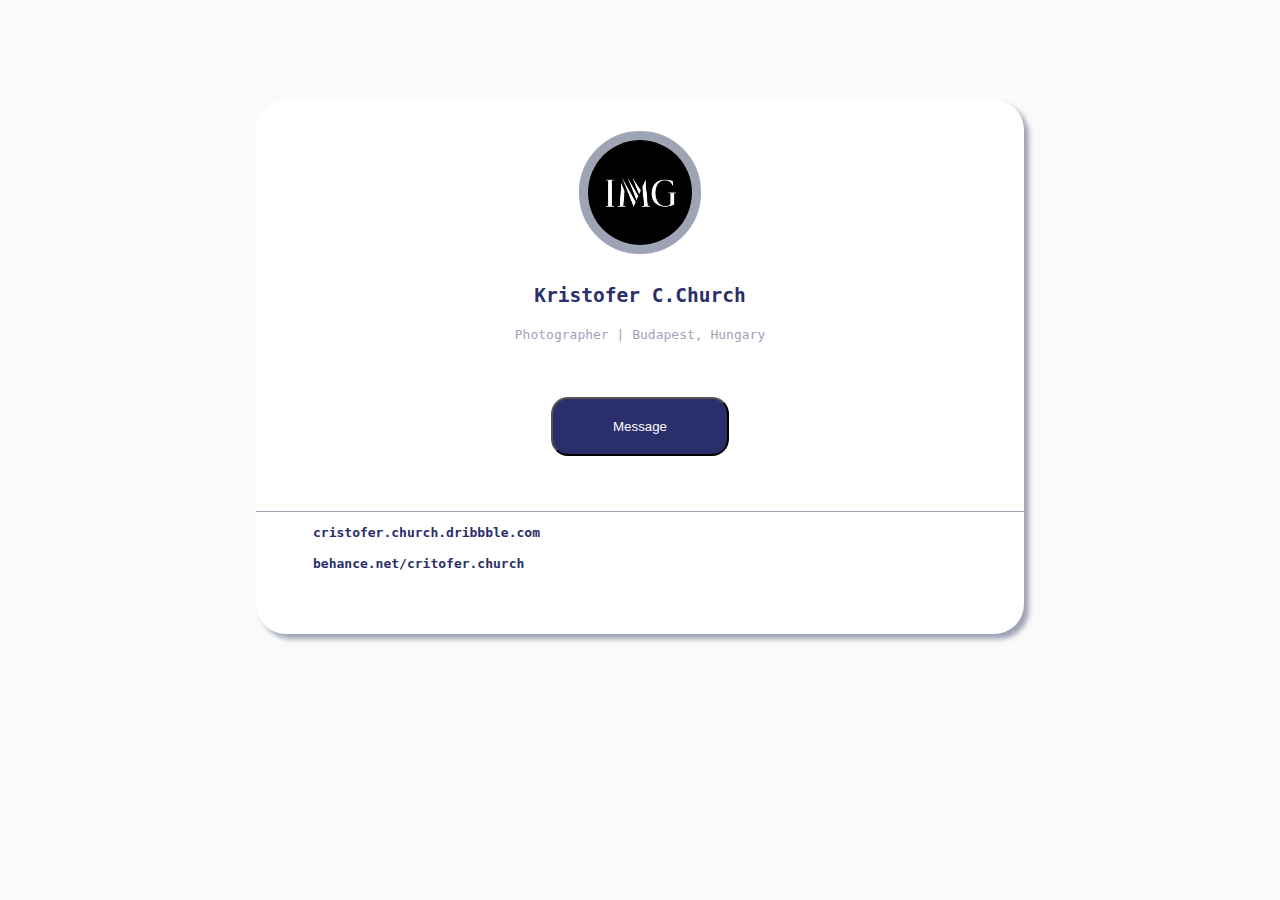
<file: Extra/Profile Card/index.html>
<!DOCTYPE html>
<html lang="en">
<head>
    <meta charset="UTF-8">
    <meta http-equiv="X-UA-Compatible" content="IE=edge">
    <meta name="viewport" content="width=device-width, initial-scale=1.0">
    <title>Profile Card</title>
    <link rel="stylesheet" href="css/style.css">
    <link rel="stylesheet" href="https://use.fontawesome.com/releases/v5.15.4/css/all.css" integrity="sha384-DyZ88mC6Up2uqS4h/KRgHuoeGwBcD4Ng9SiP4dIRy0EXTlnuz47vAwmeGwVChigm" crossorigin="anonymous">
</head>
<body>
    <div class="profile-container">
        <div class="profile-card">
            <div class="profile-icon">
                <i class="fas fa-cog"></i>
            </div>
            <div class="profile-img">
                <img src="img/endir.png" alt="">
            </div>
            <div class="profile-text">
                <h2>Kristofer C.Church</h2>
                <p>Photographer | Budapest, Hungary</p>
                <div class="btn">
                    <button >Message</button>
                </div> 
            </div>
            <div class="profile-social">
                <a href="#"><i class="fab fa-dribbble dribble"></i><b>cristofer.church.dribbble.com</b></a> <br>
                <a href="#"><i class="fab fa-behance behance"></i><b> behance.net/critofer.church</b></a>
            </div>

        </div>
    </div>
</body>
</html>
</file>
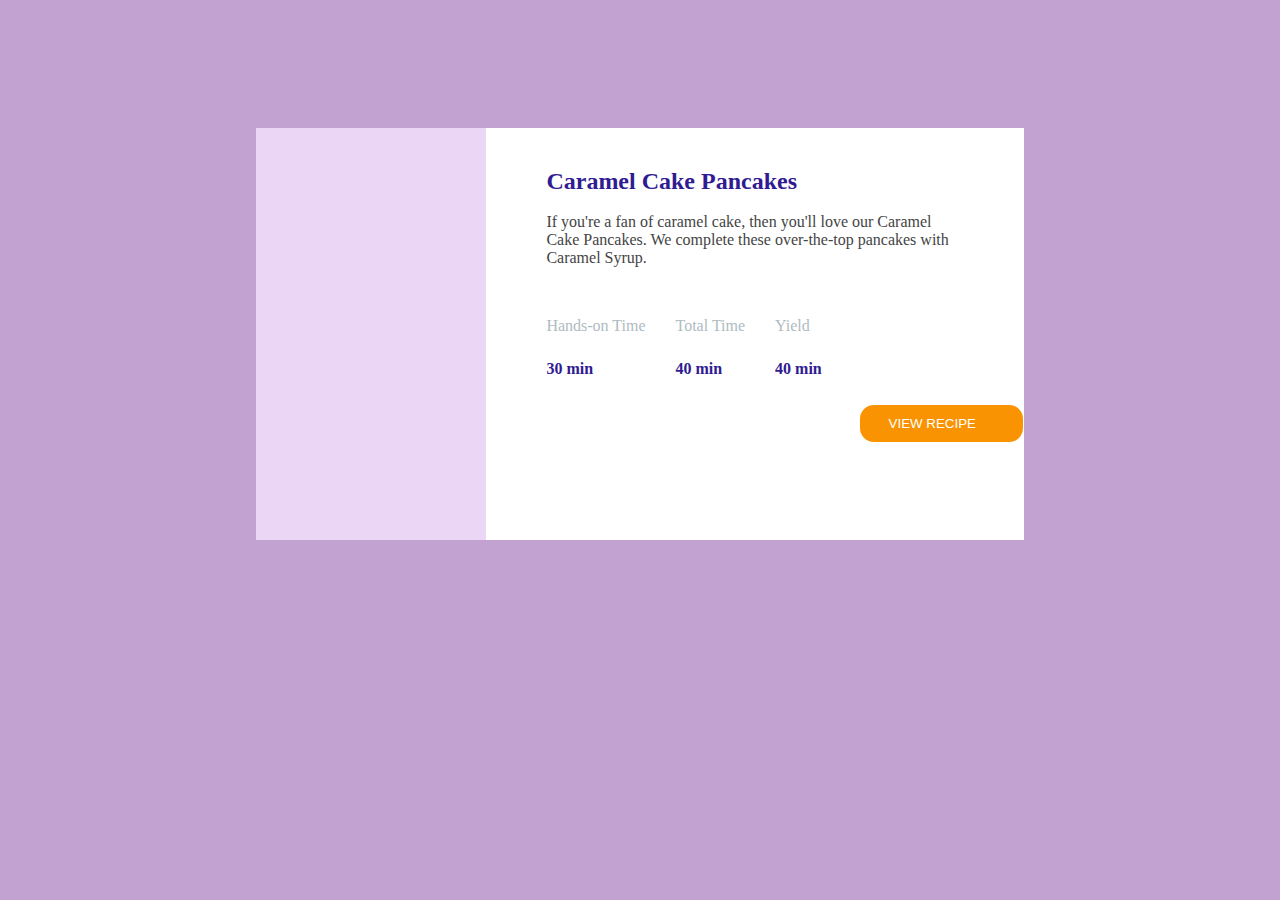
<file: Extra/Recipe Card/index.html>
<!DOCTYPE html>
<html lang="en">
<head>
    <meta charset="UTF-8">
    <meta http-equiv="X-UA-Compatible" content="IE=edge">
    <meta name="viewport" content="width=device-width, initial-scale=1.0">
    <title>Recept</title>
    <link rel="stylesheet" href="sass/style.css">
    <link rel="stylesheet" href="https://use.fontawesome.com/releases/v5.15.4/css/all.css" integrity="sha384-DyZ88mC6Up2uqS4h/KRgHuoeGwBcD4Ng9SiP4dIRy0EXTlnuz47vAwmeGwVChigm" crossorigin="anonymous">
</head>
<body>
    <div class="container">
        <div class="recept-body d-flex">
            <div class="recept-img">

            </div>
            <div class="recept-text">
                <h2>Caramel Cake Pancakes</h2>
                <i class="fas fa-star"></i><i class="fas fa-star"></i><i class="fas fa-star"></i><i class="fas fa-star"></i><i class="fas fa-star"></i>
                <p class="recept-main">
                    If you're a fan of caramel cake, then you'll love our Caramel Cake Pancakes. We complete these over-the-top pancakes with Caramel Syrup.
                </p>
                <div class="cake-time d-flex">
                    <div class="hand-time">
                        <p class="t-head">Hands-on Time</p>
                        <p class="t-body">30 min</p>
                    </div>
                    <div class="total-time">
                        <p class="t-head">Total Time</p>
                        <p class="t-body">40 min</p>
                    </div>
                    <div class="yield-time">
                        <p class="t-head">Yield</p>
                        <p class="t-body">40 min</p>
                    </div>
                </div>
                <button>VIEW RECIPE <i class="fas fa-arrow-right"></i></button>
            </div>
        </div>
    </div>
</body>
</html>
</file>
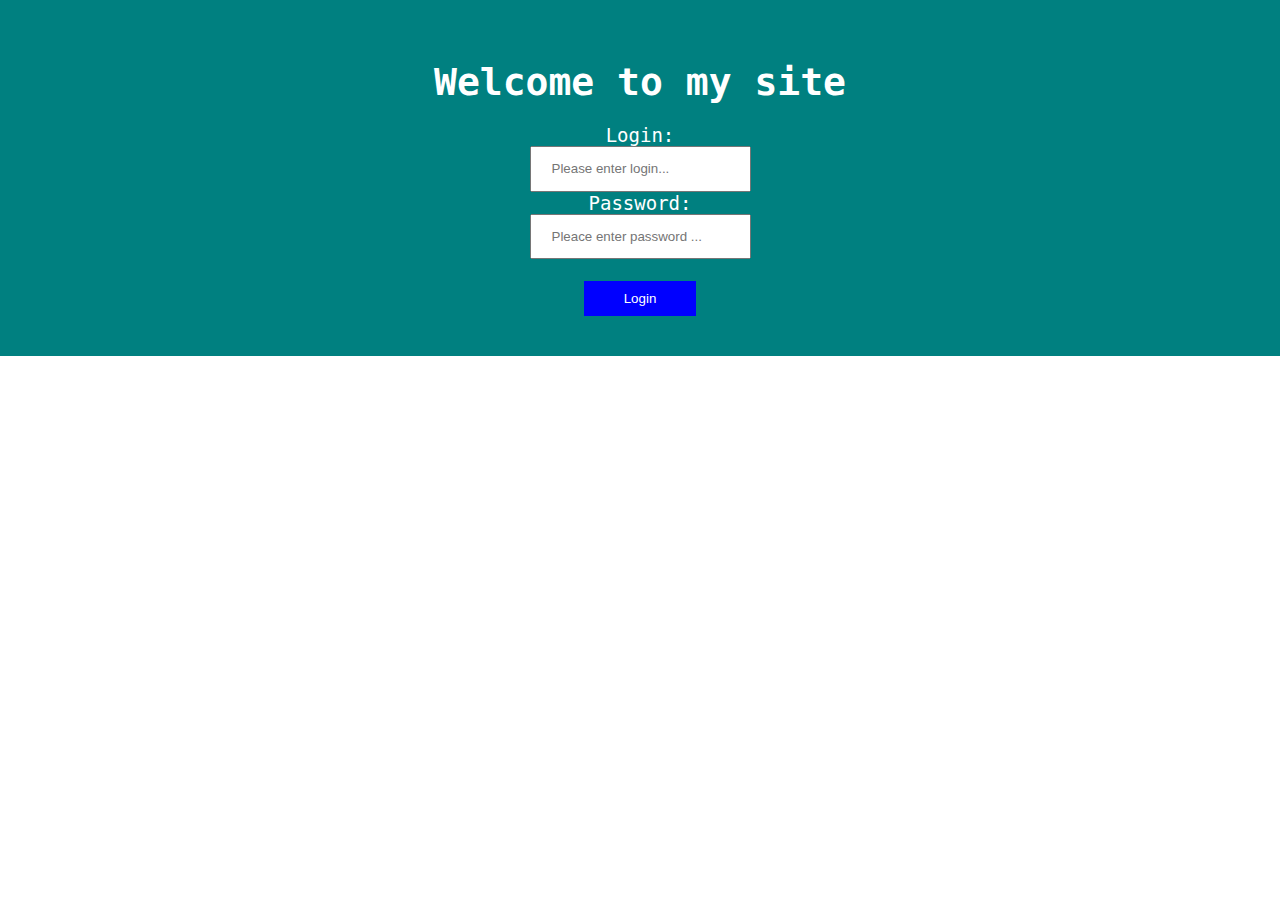
<file: Extra/sass-learn/index.html>
<!DOCTYPE html>
<html lang="en">

<head>
    <meta charset="UTF-8">
    <meta http-equiv="X-UA-Compatible" content="IE=edge">
    <meta name="viewport" content="width=device-width, initial-scale=1.0">
    <title>Login Page</title>
    <link rel="stylesheet" href="sass/style.css">
</head>

<body>
    <div class="container">
        <h1>Welcome to my site</h1>
        <form action="">
            <label for="login">Login:</label><br>
            <input type="text" id="login" name="login" placeholder="Please enter login..."><br>
            <label for="password">Password:</label><br>
            <input type="pass" id="password" name="pasww" placeholder="Pleace enter password ..."><br><br>
            <input type="submit" value="Login">
        </form>
    </div>
</body>

</html>
</file>
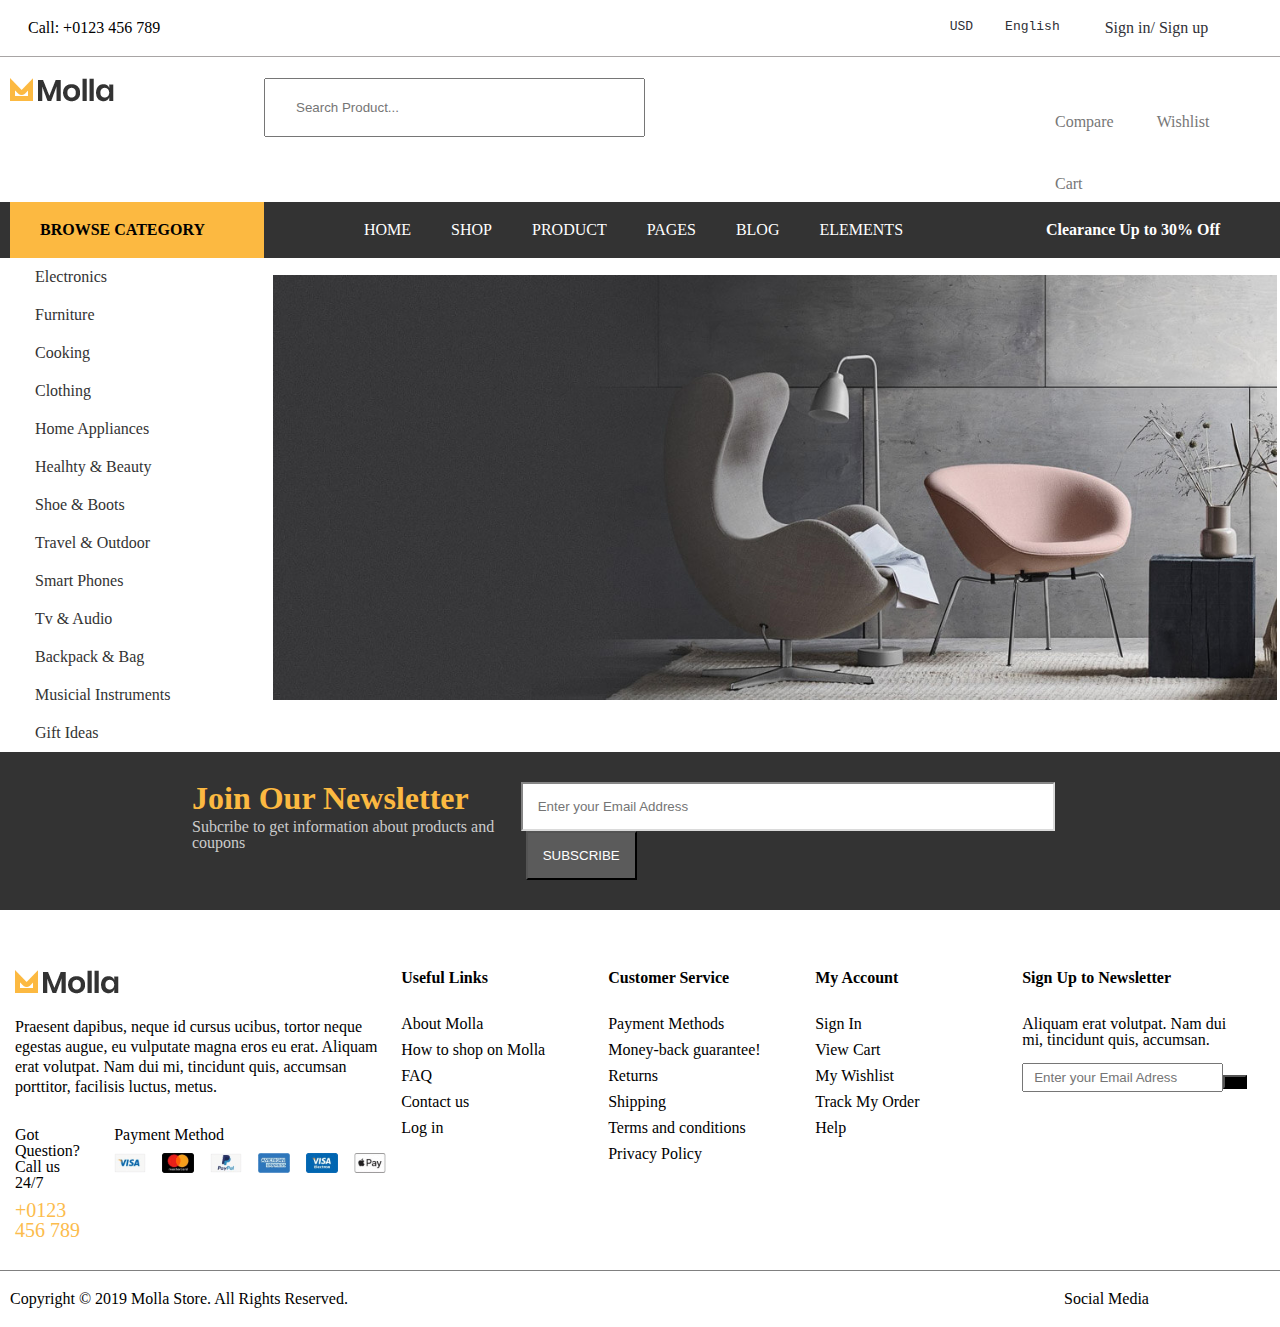
<file: UI/molla eccomerce site/index.html>
<!DOCTYPE html>
<html lang="en">

<head>
    <meta charset="UTF-8">
    <meta http-equiv="X-UA-Compatible" content="IE=edge">
    <meta name="viewport" content="width=device-width, initial-scale=1.0">
    <title>Molla Ecommerce site</title>
    <link rel="stylesheet" href="css/style.css">
    <link rel="stylesheet" href="https://use.fontawesome.com/releases/v5.15.4/css/all.css"
        integrity="sha384-DyZ88mC6Up2uqS4h/KRgHuoeGwBcD4Ng9SiP4dIRy0EXTlnuz47vAwmeGwVChigm" crossorigin="anonymous">
</head>

<body>
    <header>
        <div class="header-top d-flex">
            <div class="header-top-left-item">
                <div class="head-top-call">
                    <i class="fas fa-phone-alt"><span> Call: +0123 456 789</span></i>
                </div>
            </div>
            <div class="header-top-right-item d-flex">
                <div class="head-currency-dropdown">
                    <nav role="navigation">
                        <ul>
                            <li><a href="#" aria-haspopup="true">USD <i class="fas fa-angle-down"></i> </a>
                                <ul class="dropdown" aria-label="submenu">
                                    <li><a href="#">EURO</a></li>
                                    <li><a href="#">USD</a></li>
                                </ul>
                            </li>
                        </ul>
                    </nav>
                </div>
                <div class="head-language-dropdown">
                    <nav role="navigation">
                        <ul>
                            <li><a href="#" aria-haspopup="true">English <i class="fas fa-angle-down"></i> </a>
                                <ul class="dropdown" aria-label="submenu">
                                    <li><a href="#">ENGLISH</a></li>
                                    <li><a href="#">FRANCHIS</a></li>
                                    <li><a href="#">SPANISH</a></li>
                                </ul>
                            </li>
                        </ul>
                    </nav>
                </div>
                <div class="head-login">
                    <a href="#">Sign in/ Sign up</a>
                </div>
            </div>
        </div>
        <div class="header d-flex">
            <div class="header-logo">
                <img src="img/logo.png" alt="">
            </div>
            <div class="header-seachbar">
                <input type="search" placeholder="Search Product..."><a href="#"></a>
            </div>
            <div class="header-right-item">
                <div class="compare-dropdown">
                    <div>
                        <ul>
                            <li><i class="fas fa-random"></i><p>Compare</p></li>
                            <li><i class="far fa-heart"></i><p>Wishlist</p></li>
                            <li><i class="fas fa-shopping-cart"></i><p>Cart</p></li>
                        </ul>
                    </div>

                </div>
            </div>
        </div>
    </header>
    <nav>
        <div class="navbar d-flex">
            <div class="browse-category d-flex">
                <i class="fas fa-bars"></i>
                <h1>BROWSE CATEGORY</h1>
            </div>
            <div class="nav-bar">
                <ul class="nav-items d-flex">
                    <li><a href="#">HOME</a> <i class="fas fa-angle-down"></i> </li>
                    <li><a href="#">SHOP</a> <i class="fas fa-angle-down"></i> </li>
                    <li><a href="#">PRODUCT</a> <i class="fas fa-angle-down"></i> </li>
                    <li><a href="#">PAGES</a> <i class="fas fa-angle-down"></i> </li>
                    <li><a href="#">BLOG</a> <i class="fas fa-angle-down"></i> </li>
                    <li><a href="#">ELEMENTS</a> <i class="fas fa-angle-down"></i> </li>
                </ul>
            </div>
            <div class="campany d-flex">
                <i class="far fa-lightbulb"></i>
                <p>Clearance Up to 30% Off</p>
            </div>
        </div>
    </nav>
    <section class="section-one d-flex">
        <div class="browse-category-item">
            <ul>
                <li>
                    <a href="#"><i class="fas fa-laptop"></i>Electronics</a>
                </li>
                <li>
                    <a href="#"><i class="fas fa-couch"></i>Furniture</a>
                </li>
                <li>
                    <a href="#"><i class="fas fa-concierge-bell"></i>Cooking</a>
                </li>
                <li>
                    <a href="#"><i class="fas fa-tshirt"></i>Clothing</a>
                </li>
                <li>
                    <a href="#"><i class="fas fa-blender"></i>Home Appliances</a>
                </li>
                <li>
                    <a href="#"><i class="fas fa-heartbeat"></i>Healhty & Beauty</a>
                </li>
                <li>
                    <a href="#"><i class="fas fa-shoe-prints"></i>Shoe & Boots</a>
                </li>
                <li>
                    <a href="#"><i class="fas fa-map-signs"></i>Travel & Outdoor</a>
                </li>
                <li>
                    <a href="#"><i class="fas fa-mobile-alt"></i>Smart Phones</a>
                </li>
                <li>
                    <a href="#"><i class="fas fa-tv"></i>Tv & Audio</a>
                </li>
                <li>
                    <a href="#"><i class="fas fa-shopping-bag"></i>Backpack & Bag</a>
                </li>
                <li>
                    <a href="#"><i class="fas fa-music"></i>Musicial Instruments</a>
                </li>
                <li>
                    <a href="#"><i class="fas fa-gift"></i>Gift Ideas</a>
                </li>
            </ul>
        </div>
        <div class="slidebar">
            <img src="img/slide-1.jpg" alt="">
        </div>
    </section>
    <section class="section-join-nsl">
        <div class="newsletter">
            <div class="newsletter-container d-flex">
                <div class="newsletter-text">
                    <h3>Join Our Newsletter
                    </h3>
                    <p>
                        Subcribe to get information about products and coupons
                    </p>
                </div>
                <div class="newsletter-email">
                    <input type="email" placeholder="Enter your Email Address"><button>SUBSCRIBE</button>
                </div>
            </div>
        </div>
    </section>
    <footer>
        <div class="footer-content d-flex">
            <div class="footer-base">
                <img src="img/logo.png" alt="logo">
                <p>Praesent dapibus, neque id cursus ucibus, tortor neque egestas augue, eu vulputate magna eros eu erat. Aliquam erat volutpat. Nam dui mi, tincidunt quis, accumsan porttitor, facilisis luctus, metus.
                </p>
                <div class="question-pay d-flex">
                    <div class="question">
                        <span>Got Question? Call us <br> 24/7 <br>
                            <span class="tel">+0123 456 789</span>
                        </span> 
                    </div>
                    <div class="pay">
                        <span>Payment Method
                        </span>
                        <img src="img/payments.png" alt="payments method">
                    </div>
                </div>
            </div>
            <div class="footer-useful">
                <h3>Useful Links</h3>
                <ul>
                    <li><a href="#">About Molla</a></li>
                    <li><a href="#">How to shop on Molla</a></li>
                    <li><a href="#">FAQ</a></li>
                    <li><a href="#">Contact us</a></li>
                    <li><a href="#">Log in</a></li>
                </ul>
            </div>
            <div class="footer-customer">
                <h3>Customer Service</h3>
                <ul>
                    <li><a href="#">Payment Methods</a></li>
                    <li><a href="#">Money-back guarantee!</a></li>
                    <li><a href="#">Returns</a></li>
                    <li><a href="#">Shipping</a></li>
                    <li><a href="#">Terms and conditions</a></li>
                    <li><a href="#">Privacy Policy</a></li>
                </ul>
            </div>
            <div class="footer-account">
                <h3>My Account</h3>
                <ul>
                    <li><a href="#">Sign In</a></li>
                    <li><a href="#">View Cart</a></li>
                    <li><a href="#">My Wishlist</a></li>
                    <li><a href="#">Track My Order</a></li>
                    <li><a href="#">Help</a></li>
                </ul>
            </div>
            <div class="footer-newsletter">
                <h3>Sign Up to Newsletter</h3>
                <p>
                    Aliquam erat volutpat. Nam dui <br> mi, tincidunt quis, accumsan.
                </p>
                <input type="email" placeholder="Enter your Email Adress"><button><i class="fas fa-arrow-right"></i></button>
            </div>
        </div>
    </footer>
    <div class="footer-bootom d-flex">
        <div class="left-item">Copyright © 2019 Molla Store. All Rights Reserved.</div>
        <div class="right-item">
            <span>Social Media
            </span>
            <i class="fab fa-facebook-f"></i>
            <i class="fab fa-twitter"></i>
            <i class="fab fa-instagram"></i>
            <i class="fab fa-youtube"></i>
            <i class="fab fa-pinterest"></i>
        </div>
    </div>
</body>

</html>
</file>
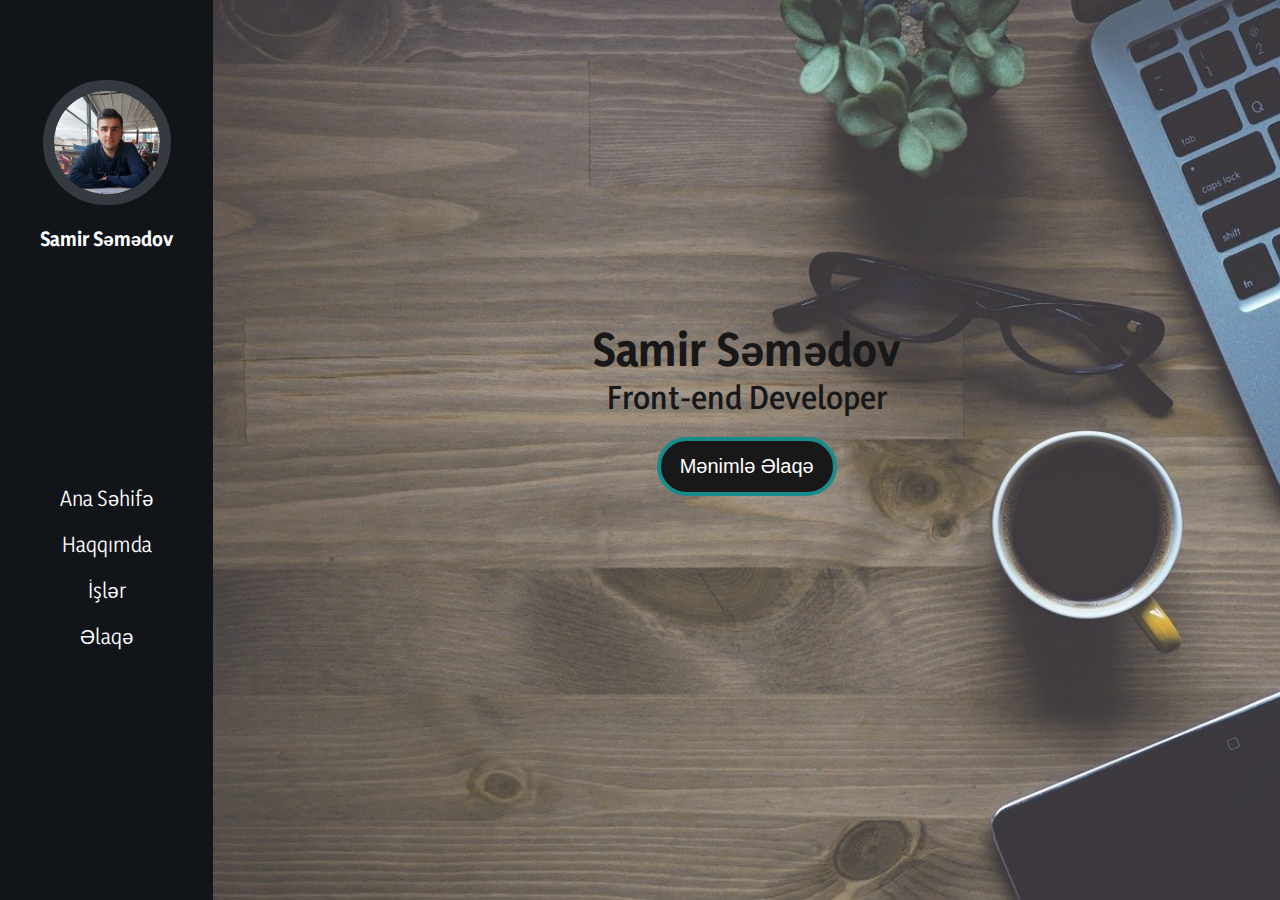
<file: UI/my-portfolio/index.html>
<!DOCTYPE html>
<html lang="en">

<head>
    <meta charset="UTF-8">
    <meta http-equiv="X-UA-Compatible" content="IE=edge">
    <meta name="viewport" content="width=device-width, initial-scale=1.0">
    <title>My Portfolio</title>
    <link rel="stylesheet" href="css/index.css">
    <link rel="stylesheet" href="https://use.fontawesome.com/releases/v5.15.4/css/all.css"
    integrity="sha384-DyZ88mC6Up2uqS4h/KRgHuoeGwBcD4Ng9SiP4dIRy0EXTlnuz47vAwmeGwVChigm" crossorigin="anonymous">
</head>

<body>
    <header>
        <div class="head d-flex">
            <div class="col-2 none">
                <div class="navbar-container">
                    <div class="navbar-img">
                        <img src="img/me1.jpeg" alt="me">
                        <h3>Samir Səmədov</h3>
                    </div>
                    <div class="navbar-content">
                        <ul>
                            <li><a href="index.html">Ana Səhifə</a></li>
                            <li><a href="about/index.html">Haqqımda</a></li>
                            <li><a href="portfolio/index.html">İşlər</a></li>
                            <!--<li><a href="#">Məqalələr</a></li>-->
                            <li><a href="#">Əlaqə</a></li>
                        </ul>
                        <div class="navbar-social">
                            <a href="https://www.facebook.com/samir.sov.9655/"><i class="fab fa-facebook"></i></a>
                            <a href="https://www.instagram.com/s1mir_/"><i class="fab fa-instagram"></i></a>
                            <a href="https://www.linkedin.com/in/samir-samedov-3b8660205/"><i class="fab fa-linkedin"></i></a>
                            <a href="https://github.com/samadov-samir/"><i class="fab fa-github"></i></a>
                        </div>
                    </div>
                </div>
            </div>
            <div class="col-10">
                <div class="navbar-img-content">
                    <div class="navbar-head">
                        <ul>
                            <li><a href="index.html">Ana Səhifə</a></li>
                            <li><a href="about/index.html">Haqqımda</a></li>
                            <li><a href="portfolio/index.html">İşlər</a></li>
                            <!--<li><a href="#">Məqalələr</a></li>-->
                            <li><a href="contact/index.html">Əlaqə</a></li>
                        </ul>
                    </div>
                    <div class="navbar-cnt">
                        <h1>Samir Səmədov</h1>
                        <p>Front-end Developer</p>
                        <div class="button">
                            <button class="btn">Mənimlə Əlaqə</button>
                        </div>
                    </div>
                    <div class="social">
                        <a href="https://www.facebook.com/samir.sov.9655/"><i class="fab fa-facebook"></i></a>
                        <a href="https://www.instagram.com/s1mir_/"><i class="fab fa-instagram"></i></a>
                        <a href="https://www.linkedin.com/in/samir-samedov-3b8660205/"><i class="fab fa-linkedin"></i></a>
                        <a href="https://github.com/samadov-samir/"><i class="fab fa-github"></i></a>
                    </div>
                </div>
            </div>
        </div>
    </header>
</body>

</html>
</file>
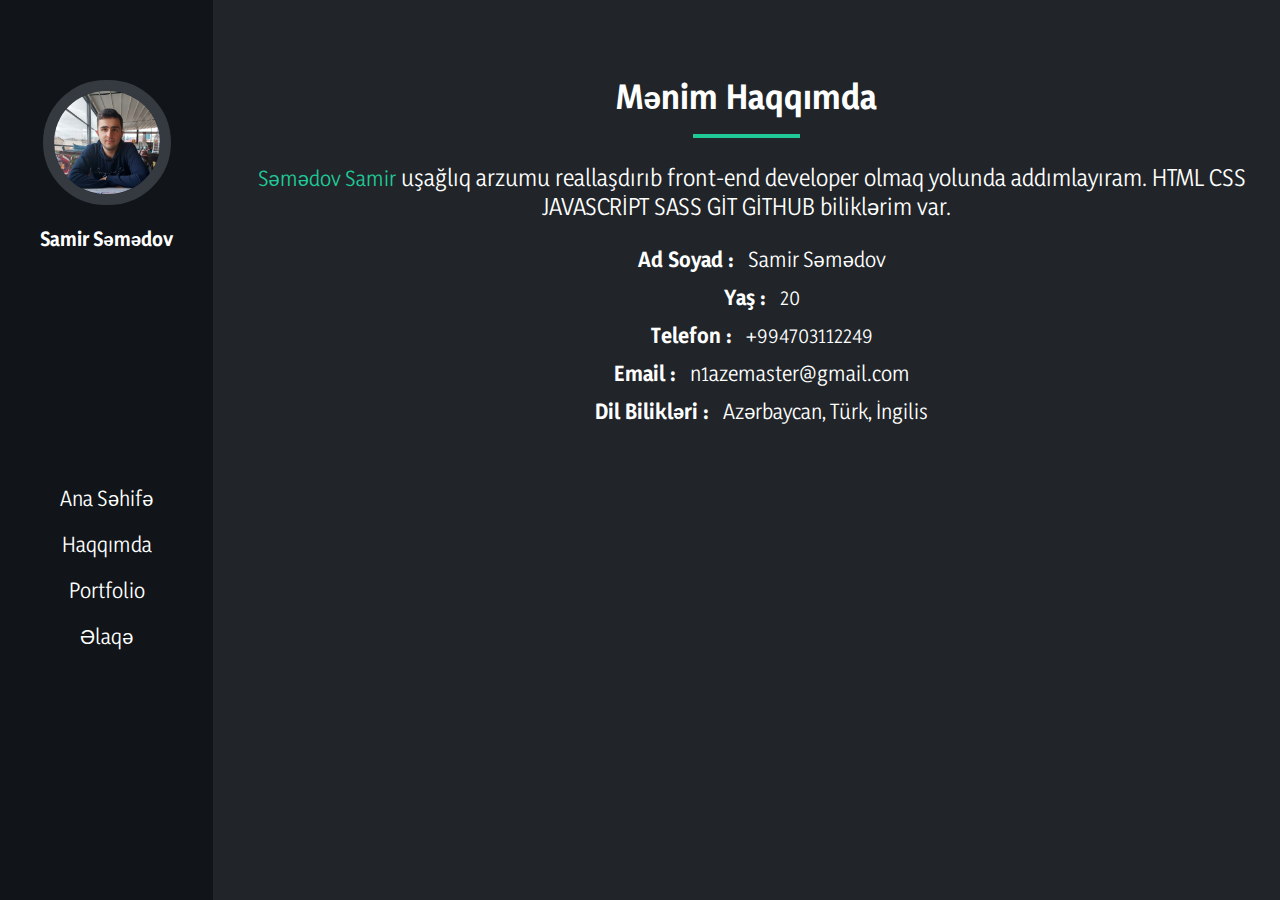
<file: UI/my-portfolio/about/index.html>
<!DOCTYPE html>
<html lang="en">
<head>
    <meta charset="UTF-8">
    <meta http-equiv="X-UA-Compatible" content="IE=edge">
    <meta name="viewport" content="width=device-width, initial-scale=1.0">
    <title>About</title>
    <link rel="stylesheet" href="../css/index.css">
    <link rel="stylesheet" href="../css/about.css">
    <link rel="stylesheet" href="https://use.fontawesome.com/releases/v5.15.4/css/all.css"
    integrity="sha384-DyZ88mC6Up2uqS4h/KRgHuoeGwBcD4Ng9SiP4dIRy0EXTlnuz47vAwmeGwVChigm" crossorigin="anonymous">
</head>
<body>
    <main>
        <div class="head d-flex">
            <div class="col-2 none">
                <div class="navbar-container">
                    <div class="navbar-img">
                        <img src="../img/me1.jpeg" alt="me">
                        <h3>Samir Səmədov</h3>
                    </div>
                    <div class="navbar-content">
                        <ul>
                            <li><a href="../index.html">Ana Səhifə</a></li>
                            <li><a href="index.html">Haqqımda</a></li>
                            <li><a href="../portfolio/index.html">Portfolio</a></li>
                            <!--<li><a href="#">Blog</a></li>-->
                            <li><a href="../contact/index.html">Əlaqə</a></li>
                        </ul>
                        <div class="navbar-social">
                            <a href="https://www.facebook.com/samir.sov.9655/"><i class="fab fa-facebook"></i></a>
                            <a href="https://www.instagram.com/s1mir_/"><i class="fab fa-instagram"></i></a>
                            <a href="https://www.linkedin.com/in/samir-samedov-3b8660205/"><i class="fab fa-linkedin"></i></a>
                            <a href="https://github.com/samadov-samir/"><i class="fab fa-github"></i></a>
                        </div>
                    </div>
                </div>
            </div>
            <div class="col-10">
                <div class="about-container">
                    <div class="navbar-head">
                        <ul>
                            <li><a href="../index.html">Ana Səhifə</a></li>
                            <li><a href="../about/index.html">Haqqımda</a></li>
                            <li><a href="../portfolio/index.html">Portfolio</a></li>
                            <!--<li><a href="#">Blog</a></li>-->
                            <li><a href="../contact/index.html">Əlaqə</a></li>
                        </ul>
                    </div>
                    <div class="about-content">
                        <h1>Mənim <span>Haqqımda</span></h1>
                        <div class="line"></div>
                        <div class="my-info">
                            <p>
                                <span>Səmədov Samir</span> uşağlıq arzumu reallaşdırıb front-end developer olmaq yolunda addımlayıram. HTML
                                CSS JAVASCRİPT SASS GİT GİTHUB biliklərim var.
                            </p>
                            <b>Ad Soyad :</b> <span>Samir Səmədov</span> <br>
                            <b>Yaş :</b> <span>20</span> <br>
                            <b>Telefon :</b> <span>+994703112249</span> <br>
                            <b>Email :</b> <span>n1azemaster@gmail.com</span> <br>
                            <b>Dil Bilikləri :</b> <span>Azərbaycan, Türk, İngilis</span>
                        </div>
                        
                    </div>
                </div>
            </div>
        </div>
    </main>

</body>
</html>
</file>
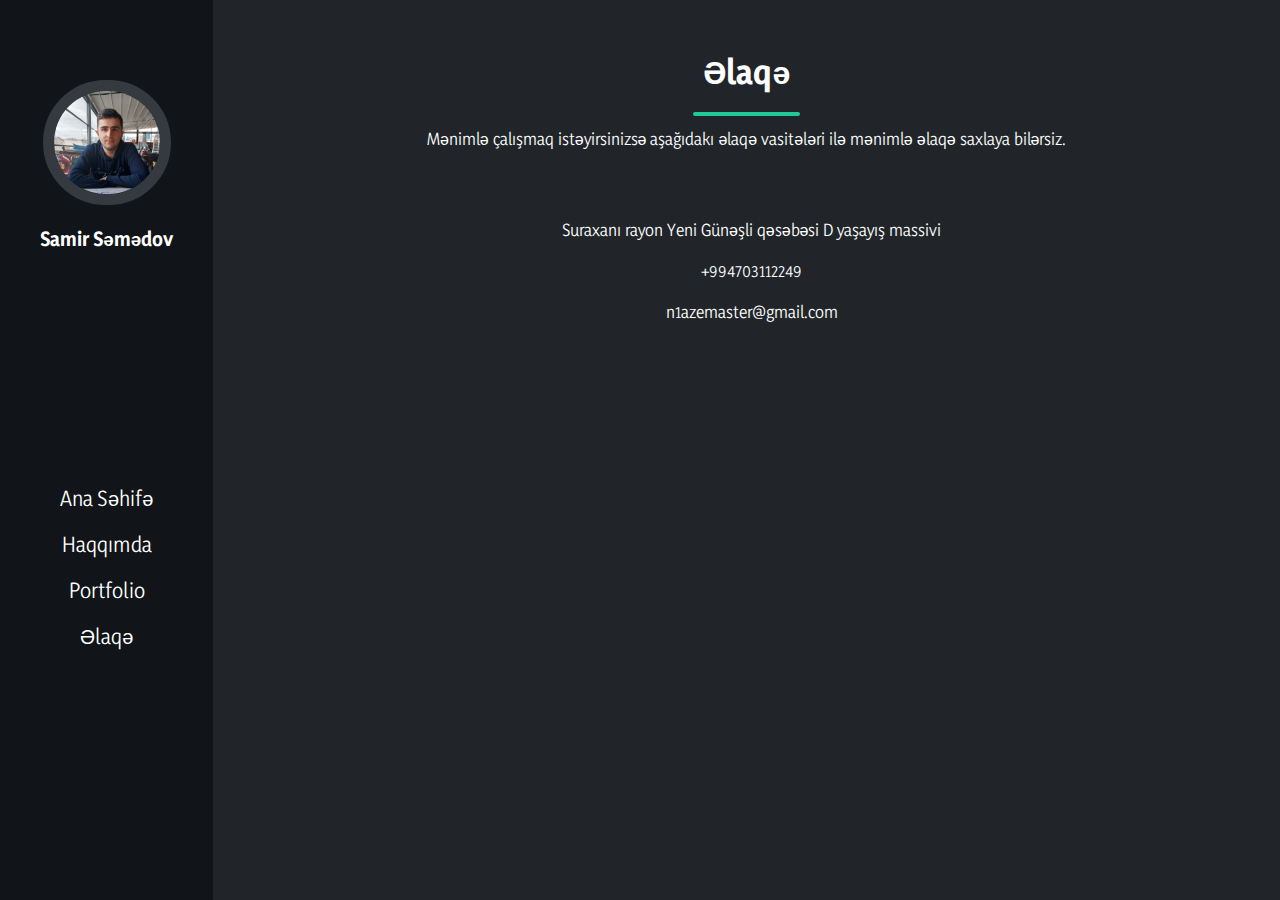
<file: UI/my-portfolio/contact/index.html>
<!DOCTYPE html>
<html lang="en">
<head>
    <meta charset="UTF-8">
    <meta http-equiv="X-UA-Compatible" content="IE=edge">
    <meta name="viewport" content="width=device-width, initial-scale=1.0">
    <title>Contact Page</title>
    <link rel="stylesheet" href="../css/index.css">
    <link rel="stylesheet" href="../css/contact.css">
    <link rel="stylesheet" href="https://use.fontawesome.com/releases/v5.15.4/css/all.css"
    integrity="sha384-DyZ88mC6Up2uqS4h/KRgHuoeGwBcD4Ng9SiP4dIRy0EXTlnuz47vAwmeGwVChigm" crossorigin="anonymous">
</head>
<body>
    <div class="head d-flex">
        <div class="col-2 none2">
            <div class="navbar-container">
                <div class="navbar-img">
                    <img src="../img/me1.jpeg" alt="me">
                    <h3>Samir Səmədov</h3>
                </div>
                <div class="navbar-content">
                    <ul>
                        <li><a href="../index.html">Ana Səhifə</a></li>
                        <li><a href="../about/index.html">Haqqımda</a></li>
                        <li><a href="../portfolio/index.html">Portfolio</a></li>
                        <!--<li><a href="#">Blog</a></li>-->
                        <li><a href="index.html">Əlaqə</a></li>
                    </ul>
                    <div class="navbar-social">
                        <a href="https://www.facebook.com/samir.sov.9655/"><i class="fab fa-facebook"></i></a>
                        <a href="https://www.instagram.com/s1mir_/"><i class="fab fa-instagram"></i></a>
                        <a href="https://www.linkedin.com/in/samir-samedov-3b8660205/"><i class="fab fa-linkedin"></i></a>
                        <a href="https://github.com/samadov-samir/"><i class="fab fa-github"></i></a>
                    </div>
                </div>
            </div>
        </div>
        <div class="col-10">
            <div class="contact-container">
                <div class="navbar-head">
                    <ul>
                        <li><a href="../index.html">Ana Səhifə</a></li>
                        <li><a href="../about/index.html">Haqqımda</a></li>
                        <li><a href="../portfolio/index.html">Portfolio</a></li>
                        <!--<li><a href="#">Blog</a></li>-->
                        <li><a href="index.html">Əlaqə</a></li>
                    </ul>
                </div>
                <h1>Əlaqə</h1>
                <div class="line"></div>
                <p>
                    Mənimlə çalışmaq istəyirsinizsə aşağıdakı əlaqə vasitələri ilə mənimlə əlaqə saxlaya bilərsiz.
                </p>
                <div class="contact-page-text">
                    <p><i class="fas fa-map-marker-alt"></i> Suraxanı rayon Yeni Günəşli qəsəbəsi D yaşayış massivi</p>
                    <p><i class="fas fa-phone-alt"></i> +994703112249</p>
                    <p><i class="fas fa-envelope"></i> n1azemaster@gmail.com</p>
                </div>
            </div>    
</body>
</html>
</file>
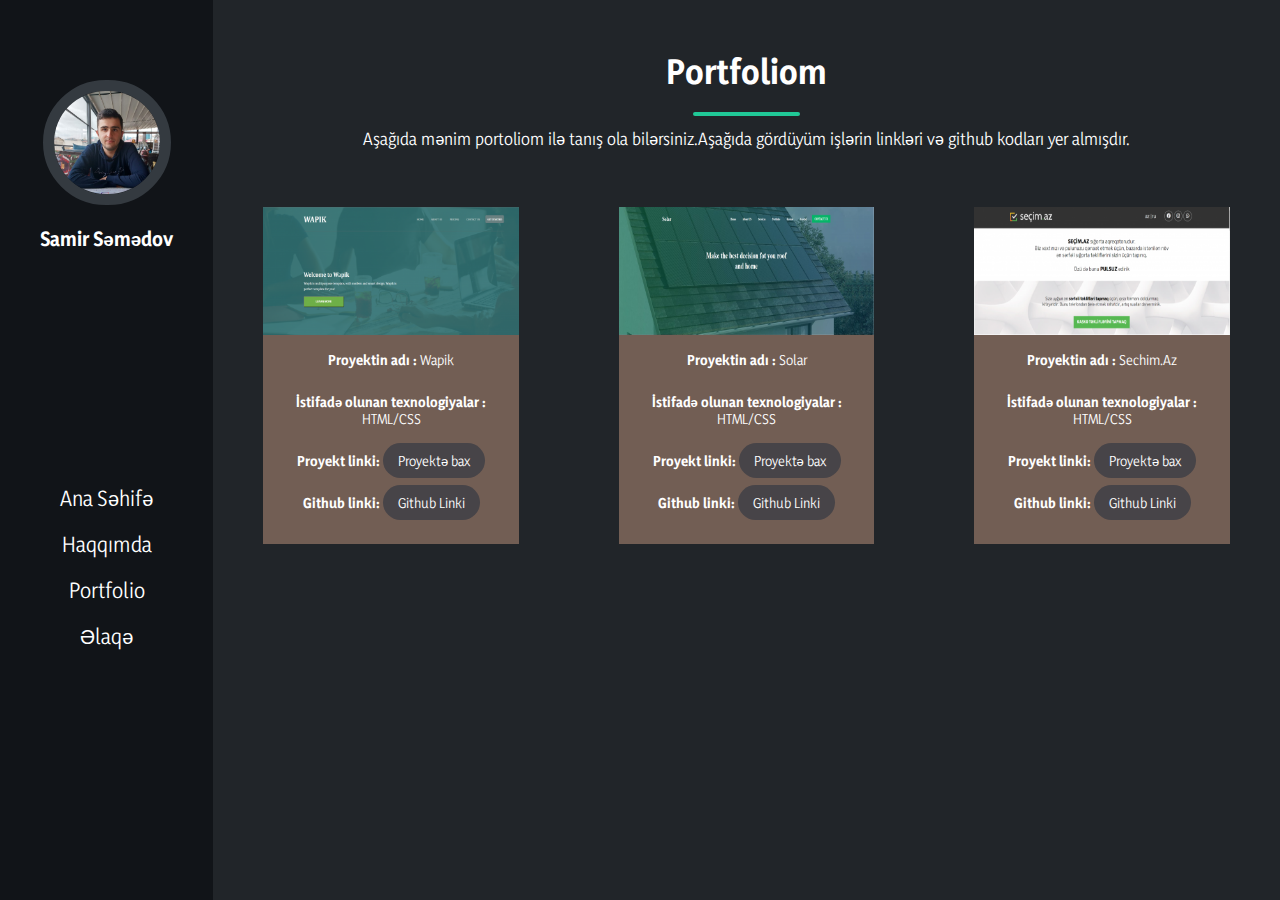
<file: UI/my-portfolio/portfolio/index.html>
<!DOCTYPE html>
<html lang="en">
<head>
    <meta charset="UTF-8">
    <meta http-equiv="X-UA-Compatible" content="IE=edge">
    <meta name="viewport" content="width=device-width, initial-scale=1.0">
    <title>My Portfolio</title>
    <link rel="stylesheet" href="../css/index.css">
    <link rel="stylesheet" href="../css/portfolio.css">
    <link rel="stylesheet" href="https://use.fontawesome.com/releases/v5.15.4/css/all.css"
    integrity="sha384-DyZ88mC6Up2uqS4h/KRgHuoeGwBcD4Ng9SiP4dIRy0EXTlnuz47vAwmeGwVChigm" crossorigin="anonymous">
</head>
<body>
    <main>
        <div class="head d-flex">
            <div class="col-2 none2">
                <div class="navbar-container">
                    <div class="navbar-img">
                        <img src="../img/me1.jpeg" alt="me">
                        <h3>Samir Səmədov</h3>
                    </div>
                    <div class="navbar-content">
                        <ul>
                            <li><a href="../index.html">Ana Səhifə</a></li>
                            <li><a href="../about/index.html">Haqqımda</a></li>
                            <li><a href="index.html">Portfolio</a></li>
                            <!--<li><a href="#">Blog</a></li>-->
                            <li><a href="../contact/index.html">Əlaqə</a></li>
                        </ul>
                        <div class="navbar-social">
                            <a href="https://www.facebook.com/samir.sov.9655/"><i class="fab fa-facebook"></i></a>
                            <a href="https://www.instagram.com/s1mir_/"><i class="fab fa-instagram"></i></a>
                            <a href="https://www.linkedin.com/in/samir-samedov-3b8660205/"><i class="fab fa-linkedin"></i></a>
                            <a href="https://github.com/samadov-samir/"><i class="fab fa-github"></i></a>
                        </div>
                    </div>
                </div>
            </div>
            <div class="col-10">
                <div class="portolio-container">
                    <div class="navbar-head">
                        <ul>
                            <li><a href="../index.html">Ana Səhifə</a></li>
                            <li><a href="../about/index.html">Haqqımda</a></li>
                            <li><a href="index.html">Portfolio</a></li>
                            <!--<li><a href="#">Blog</a></li>-->
                            <li><a href="../contact/index.html">Əlaqə</a></li>
                        </ul>
                    </div>

                    <h1>Portfoliom</h1>
                    <div class="line"></div>
                    <p>Aşağıda mənim portoliom ilə tanış ola bilərsiniz.Aşağıda gördüyüm işlərin linkləri və github kodları yer almışdır.
                    </p>
                    <div class="portolio d-flex">
                        <div class="col-3">
                            <div class="port-img">
                                <img src="../img/pr1.png" alt="">
                            </div>
                            <div class="port-content">
                                <p><b>Proyektin adı :</b> Wapik</p>
                                <p><b>İstifadə olunan texnologiyalar :</b> HTML/CSS</p>
                                <!--<p><b>Başlanma tarixi:</b> 20.08.2021</p>
                                <p><b>Bitmə tarixi:</b> 22.08.2021</p>-->
                                <p><b>Proyekt linki:</b> <a href="http://start.nazal.az/samir/t3/" target="_blank">Proyektə
                                        bax</a></p>
                                <p><b>Github linki:</b> <a href="https://github.com/samadov-samir/Wapik" target="_blank">Github
                                        Linki</a> </p>
                            </div>
                        </div>
                        <div class="col-3">
                            <div class="port-img">
                                <img src="../img/sms.png" alt="">
                            </div>
                            <div class="port-content">
                                <p><b>Proyektin adı :</b> Solar</p>
                                <p><b>İstifadə olunan texnologiyalar :</b> HTML/CSS</p>
                                <!--<p><b>Başlanma tarixi:</b> 18.09.2021</p>
                                <p><b>Bitmə tarixi:</b> 20.09.2021</p>-->
                                <p><b>Proyekt linki:</b> <a href="http://start.nazal.az/samir/t5/" target="_blank">Proyektə
                                        bax</a></p>
                                <p><b>Github linki:</b> <a href="https://github.com/samadov-samir/builder" target="_blank">Github Linki</a> </p>
                            </div>
                        </div>
                        <div class="col-3">
                            <div class="port-img">
                                <img src="../img/pr3.png" alt="">
                            </div>
                            <div class="port-content">
                                <p><b>Proyektin adı :</b> Sechim.Az</p>
                                <p><b>İstifadə olunan texnologiyalar :</b> HTML/CSS</p>
                                <!--<p><b>Başlanma tarixi:</b> 25.09.2021</p>
                                <p><b>Bitmə tarixi:</b> 26.09.2021</p>-->
                                <p><b>Proyekt linki:</b> <a href="http://start.nazal.az/samir/t7/" target="_blank">Proyektə
                                        bax</a></p>
                                <p><b>Github linki:</b> <a href="https://github.com/samadov-samir/sechim.az" target="_blank">Github Linki</a> </p>
                            </div>
                        </div>
                    </div>
                </div>
            </div>
        </div>
    </main>
</body>
</html>
</file>
<file: Extra/Profile Card/css/style.css>
*{
    margin: 0;
    padding: 0;
    box-sizing: border-box;
}
body{
    font-family: monospace;
    background: #fafafa;
}
.profile-container{
    width: 100%;
}
.profile-card{
    border-radius: 30px;
    width: 60%;
    margin: 100px auto;
    background: #ffffff;
    box-shadow: 5px 5px 5px  #9FA3B6;
}
.profile-card i{
    color: #9FA3B6;
    padding-top: 50px;
    padding-left: 50px;
    font-size: 27px;
}
.profile-img img{
    width: 16%;
    display: block;
    margin: auto;
    border: 9px solid #9FA3B6;
    border-radius: 83px;
}
.profile-text{
    padding-bottom: 55px;
    border-bottom: 1px solid #9FA3B6;
}
.profile-text h2{
    padding-top: 30px;
    text-align: center;
    color: #2A2E6B;
}
.profile-text p{
    padding-top: 20px;
    text-align: center;
    color: #9FA3B6;
}
.btn{
    margin-top: 55px;
    text-align: center;
}
.btn button{
    padding: 20px 60px;
    background: #2A2E6B;
    color: white;
    border-radius: 17px;
}
.profile-social a{
    text-decoration: none;
    color: #2A2E6B;
}
.profile-social{
    padding-bottom: 60px;
}
.profile-social .dribble{
    color: #BD8582;
}
.profile-social .behance{
    color: #2A2E6B;
}
.profile-social i{
    margin-top: -10px;
    padding-top: 33px;
    margin-right: 7px;
}
</file>
<file: Extra/Recipe Card/sass/style.css>
* {
  margin: 0;
  padding: 0;
  -webkit-box-sizing: border-box;
          box-sizing: border-box;
}

a {
  text-decoration: none;
}

ul li {
  list-style-type: none;
}

.d-flex {
  display: -webkit-box;
  display: -ms-flexbox;
  display: flex;
}

button {
  background: #fa9301;
  border: none;
  padding: 11px 29px;
  text-align: center;
  color: white;
  position: relative;
  top: 8%;
  border-radius: 14px;
  left: 75%;
}

button i {
  color: white !important;
  padding-left: 10px !important;
}

.container {
  background: #c2a2d1;
  height: 100vh;
}

.recept-body {
  width: 60%;
  height: 60%;
  margin: auto;
  padding-top: 10%;
}

.recept-body .recept-img {
  background: #ebd7f5;
  width: 30%;
}

.recept-body .recept-text {
  width: 70%;
  padding: 40px 60px;
  background: #fff;
}

.recept-body .recept-text h2 {
  color: #311b92;
}

.recept-body .recept-text .recept-main {
  color: #444444;
  padding-bottom: 50px;
}

.recept-body .recept-text i {
  color: #ffa726;
  padding-top: 10px;
  padding-right: 8px;
  padding-bottom: 20px;
}

.recept-body .recept-text .t-head {
  padding-bottom: 25px;
  color: #afbbc1;
  padding-right: 30px;
}

.recept-body .recept-text .t-body {
  color: #311b92;
  font-weight: bold;
}
</file>
<file: Extra/sass-learn/sass/style.css>
* {
  margin: 0;
  padding: 0;
  -webkit-box-sizing: border-box;
          box-sizing: border-box;
}

body {
  font-family: monospace;
  font-size: 19px;
}

.container {
  width: 100%;
  margin: 0 auto;
  background: teal;
  text-align: center;
  padding: 40px;
}

.container h1 {
  color: white;
  padding: 20px;
}

.container label {
  color: white;
  font-size: 19px;
  padding: 5px;
}

.container input[type=submit] {
  padding: 10px 40px;
  background-color: blue;
  color: white;
  border: none;
}

.container input[type=text] {
  padding: 13.33333px 20px;
}

.container input[type=pass] {
  padding: 13.33333px 20px;
}

input[type=submit]:hover {
  background-color: gold;
  -webkit-transition: all 0.8s;
  transition: all 0.8s;
}
/*# sourceMappingURL=style.css.map */
</file>
<file: UI/molla eccomerce site/css/style.css>
html, body, div, span, applet, object, iframe,
h1, h2, h3, h4, h5, h6, p, blockquote, pre,
a, abbr, acronym, address, big, cite, code,
del, dfn, em, img, ins, kbd, q, s, samp,
small, strike, strong, sub, sup, tt, var,
b, u, i, center,
dl, dt, dd, ol, ul, li,
fieldset, form, label, legend,
table, caption, tbody, tfoot, thead, tr, th, td,
article, aside, canvas, details, embed,
figure, figcaption, footer, header, hgroup,
menu, nav, output, ruby, section, summary,
time, mark, audio, video {
  margin: 0;
  padding: 0;
  border: 0;
  font-size: 100%;
  font: inherit;
  vertical-align: baseline;
}

/* HTML5 display-role reset for older browsers */
article, aside, details, figcaption, figure,
footer, header, hgroup, menu, nav, section {
  display: block;
}

body {
  line-height: 1;
}

ol, ul {
  list-style: none;
}

a {
  text-decoration: none;
}

blockquote, q {
  quotes: none;
}

blockquote:before, blockquote:after,
q:before, q:after {
  content: '';
  content: none;
}

table {
  border-collapse: collapse;
  border-spacing: 0;
}

.d-flex {
  display: -webkit-box;
  display: -ms-flexbox;
  display: flex;
}

.header-top {
  width: 100%;
  border-bottom: 1px solid #a8a5a5;
}

.head-top-call {
  padding: 20px;
}

.head-top-call i {
  margin-right: 13px;
  font-size: 16px;
}

.head-top-call i:hover {
  color: #FCBC72;
  -webkit-transition: all 0.6s ease;
  transition: all 0.6s ease;
}

.head-top-call span {
  margin-left: 8px;
  font-weight: 300;
}

.header-top-left-item {
  width: 70%;
}

.header-top-right-item {
  width: 30%;
  padding: 0px 34px;
  padding-left: 105px;
  margin-left: 100px;
}

.head-login {
  padding: 20px;
}

.head-login a {
  color: #2f3036;
}

.head-currency-dropdown {
  padding: 10px;
}

.head-currency-dropdown a {
  text-decoration: none;
}

.head-currency-dropdown nav {
  font-family: monospace;
}

.head-currency-dropdown ul {
  list-style: none;
  margin: 0;
  padding-left: 0;
}

.head-currency-dropdown li {
  color: black;
  display: block;
  float: left;
  padding: 10px 6px;
  position: relative;
  text-decoration: none;
  -webkit-transition-duration: 0.5s;
          transition-duration: 0.5s;
}

.head-currency-dropdown li a {
  color: #2f3036;
}

.head-currency-dropdown li:hover,
.head-currency-dropdown li:focus-within {
  cursor: pointer;
  color: #FCBC72;
}

.head-currency-dropdown li:focus-within a {
  outline: none;
}

.head-currency-dropdown ul li ul {
  visibility: hidden;
  opacity: 0;
  min-width: 5rem;
  position: absolute;
  -webkit-transition: all 0.5s ease;
  transition: all 0.5s ease;
  margin-top: 1rem;
  left: 0;
  display: none;
}

.head-currency-dropdown ul li:hover > ul,
.head-currency-dropdown ul li:focus-within > ul,
.head-currency-dropdown ul li ul:hover,
.head-currency-dropdown ul li ul:focus {
  visibility: visible;
  opacity: 1;
  display: block;
  color: #FCBC72;
}

.head-currency-dropdown ul li ul li {
  clear: both;
  width: 100%;
}

.head-language-dropdown {
  padding: 10px;
}

.head-language-dropdown i {
  padding-left: 15px;
}

.head-language-dropdown a {
  text-decoration: none;
}

.head-language-dropdown nav {
  font-family: monospace;
}

.head-language-dropdown ul {
  list-style: none;
  margin: 0;
  padding-left: 0;
}

.head-language-dropdown li {
  color: black;
  display: block;
  float: left;
  padding-top: 10px;
  padding-left: 6px;
  position: relative;
  text-decoration: none;
  -webkit-transition-duration: 0.5s;
          transition-duration: 0.5s;
}

.head-language-dropdown li a {
  color: #2f3036;
}

.head-language-dropdown li:hover,
.head-language-dropdown li:focus-within {
  cursor: pointer;
  color: #FCBC72;
}

.head-language-dropdown li:focus-within a {
  outline: none;
  color: #FCBC72;
}

.head-language-dropdown ul li ul {
  visibility: hidden;
  opacity: 0;
  min-width: 5rem;
  position: absolute;
  -webkit-transition: all 0.5s ease;
  transition: all 0.5s ease;
  margin-top: 1rem;
  left: 0;
  display: none;
}

.head-language-dropdown ul li:hover > ul,
.head-language-dropdown ul li:focus-within > ul,
.head-language-dropdown ul li ul:hover,
.head-language-dropdown ul li ul:focus {
  visibility: visible;
  opacity: 1;
  display: block;
}

.head-language-dropdown ul li ul li {
  clear: both;
  width: 100%;
}

.header {
  width: 100%;
  padding-top: 21px;
}

.header .header-logo {
  width: 20%;
  padding-left: 10px;
}

.header .header-seachbar {
  width: 60%;
}

.header .header-seachbar input[type=search] {
  padding: 20px 30px;
  width: 50%;
}

.header .header-right-item {
  width: 20%;
}

.header .compare-dropdown a {
  text-decoration: none;
}

.header .compare-dropdown nav {
  font-family: monospace;
}

.header .compare-dropdown ul {
  list-style: none;
  margin: 0;
  padding-left: 0;
}

.header .compare-dropdown li {
  color: black;
  display: block;
  float: left;
  padding: 10px 14px;
  position: relative;
  text-decoration: none;
  -webkit-transition-duration: 0.5s;
          transition-duration: 0.5s;
}

.header .compare-dropdown li p {
  color: #777;
  padding-left: 15px;
  padding-top: 10px;
  font-weight: 300;
}

.header .compare-dropdown li a {
  color: #2f3036;
}

.header .compare-dropdown li:hover,
.header .compare-dropdown li:focus-within {
  cursor: pointer;
  color: #FCBC72;
}

.header .compare-dropdown li:focus-within a {
  outline: none;
  color: #FCBC72;
}

.header .compare-dropdown ul li ul {
  visibility: hidden;
  opacity: 0;
  min-width: 5rem;
  position: absolute;
  -webkit-transition: all 0.5s ease;
  transition: all 0.5s ease;
  margin-top: 25px;
  left: 0;
  display: none;
}

.header .compare-dropdown ul li:hover > ul,
.header .compare-dropdown ul li:focus-within > ul,
.header .compare-dropdown ul li ul:hover,
.header .compare-dropdown ul li ul:focus {
  visibility: visible;
  opacity: 1;
  display: block;
  color: #FCBC72;
}

.header .compare-dropdown ul li ul li {
  clear: both;
  width: 300%;
}

.header-right-item i {
  padding-left: 22px;
}

.navbar {
  background: #333333;
}

.navbar .browse-category {
  width: 20%;
  background: #FCB941;
  margin-left: 10px;
}

.navbar .browse-category h1 {
  color: black;
  padding: 20px;
  font-weight: 700;
}

.navbar .browse-category i {
  margin-left: 10px;
  color: black;
  padding: 20px 0;
  font-weight: 700;
}

.navbar .nav-bar {
  width: 60%;
}

.navbar .nav-bar ul {
  padding: 0 80px;
}

.navbar .nav-bar ul li {
  padding: 20px;
}

.navbar .nav-bar ul li a {
  color: white;
}

.navbar .nav-bar ul li i {
  color: white;
}

.navbar .campany {
  width: 20%;
}

.navbar .campany i {
  color: #FCB93E;
  padding: 20px 0;
}

.navbar .campany p {
  padding: 20px;
  color: white;
  font-weight: 700;
}

.section-one .browse-category-item {
  width: 20%;
}

.section-one .browse-category-item ul li {
  padding: 11px 15px;
}

.section-one .browse-category-item ul li a {
  color: #333;
}

.section-one .browse-category-item ul li a i {
  color: #ccc;
  padding-right: 20px;
}

.section-one .slidebar {
  width: 80%;
}

.section-one .slidebar img {
  width: 98%;
  padding-top: 17px;
  padding-left: 17px;
  padding-bottom: 17px;
}

.newsletter {
  background: #333333;
}

.newsletter .newsletter-container {
  width: 70%;
  margin: 0 auto;
  padding: 30px 0;
}

.newsletter .newsletter-text h3 {
  color: #FCB941;
  font-weight: 600;
  font-size: 32px;
  padding-bottom: 5px;
}

.newsletter .newsletter-text p {
  color: #ccc;
}

.newsletter .newsletter-email {
  max-width: 700px;
  padding-left: 15px;
}

.newsletter .newsletter-email input[type=email] {
  border-color: #dadada;
  padding: 15px;
  width: 500px;
}

.newsletter .newsletter-email button {
  margin-left: 5px;
  padding: 15px;
  outline: none;
  background: rgba(255, 255, 255, 0.2);
  color: white;
}

.newsletter .newsletter-email button:hover {
  background: #FCB941;
  -webkit-transition: 0.4s;
  transition: 0.4s;
}

footer {
  padding-bottom: 30px;
  border-bottom: 1px solid gray;
  padding-top: 60px;
}

footer a {
  color: inherit;
}

footer a:hover {
  color: #FCB947;
  -webkit-transition: 0.2s;
  transition: 0.2s;
}

footer ul li {
  margin-bottom: 10px;
}

footer .footer-base {
  width: 29%;
  padding-left: 15px;
}

footer .footer-base img {
  padding-bottom: 20px;
}

footer .footer-base p {
  line-height: 20px;
}

footer .footer-base .question {
  margin-top: 30px;
}

footer .footer-base .pay {
  margin-top: 30px;
  padding-left: 25px;
}

footer .footer-base .pay img {
  margin-top: 10px;
}

footer .footer-base .question .tel {
  display: inline-block;
  color: #FCBC4D;
  font-size: 20px;
  margin-top: 9px;
}

footer .footer-useful {
  width: 15%;
  padding-left: 15px;
}

footer h3 {
  font-weight: bold;
  margin-bottom: 30px;
}

footer .footer-customer {
  width: 15%;
  padding-left: 15px;
}

footer .footer-account {
  width: 15%;
  padding-left: 15px;
}

footer .footer-newsletter {
  width: 20%;
  padding-left: 15px;
}

footer .footer-newsletter input[type=email] {
  padding: 5px 10px;
}

footer .footer-newsletter p {
  padding-bottom: 15px;
}

footer .footer-newsletter button {
  outline: none;
  padding: 5px 10px;
  color: white;
  background: black;
}

footer .footer-newsletter button:hover {
  background: #FCB941;
  -webkit-transition: 0.3s;
  transition: 0.3s;
}

.footer-bootom {
  padding-top: 20px;
  padding-left: 10px;
  padding-bottom: 20px;
}

.footer-bootom .left-item {
  width: 83%;
}

.footer-bootom .right-item {
  width: 17%;
}

.footer-bootom .right-item i {
  padding-left: 5px;
  padding-right: 10px;
}

.footer-bootom .right-item i:hover {
  color: #FCB941;
}
</file>
<file: UI/my-portfolio/css/index.css>
@import url('https://fonts.googleapis.com/css2?family=Yaldevi:wght@200;300;400;500;600;700&display=swap');

* {
    margin: 0;
    padding: 0;
    box-sizing: border-box;
}

body {
    font-family: 'Yaldevi', sans-serif;
}

a {
    text-decoration: none;
}

.d-flex {
    display: flex;
    justify-content: space-between;
}

ul li {
    list-style-type: none;
}

.col-1 {
    width: calc((100% / 12) * 1);
}

.col-2 {
    width: calc((100% / 12) * 2);
}

.col-3 {
    width: calc((100% / 12) * 3);
}

.col-4 {
    width: calc((100% / 12) * 4);
}

.col-5 {
    width: calc((100% / 12) * 5);
}

.col-6 {
    width: calc((100% / 12) * 6);
}

.col-7 {
    width: calc((100% / 12) * 7);
}

.col-8 {
    width: calc((100% / 12) * 8);
}

.col-9 {
    width: calc((100% / 12) * 9);
}

.col-10 {
    width: calc((100% / 12) * 10);
}

.col-11 {
    width: calc((100% / 12) * 11);
}

.col-12 {
    width: calc((100% / 12) * 12);
}

.navbar-container {
    background: #111418;
    height: 100vh;
}

.navbar-container .navbar-img {
    padding: 80px 0;
    height: 50%;
}

.navbar-container .navbar-img img {
    width: 60%;
    border-radius: 110px;
    border: 11px solid #343A40;
    margin: 0 auto;
    display: block;
}

.navbar-container .navbar-img h3 {
    text-align: center;
    color: white;
    padding-top: 21px;
}

.navbar-container .navbar-content {
    text-align: center;
}

.navbar-container .navbar-content ul {
    margin-top: 35px;
}


.navbar-container .navbar-content ul li {
    padding-bottom: 20px;
}

.navbar-container .navbar-content ul li a {
    color: white;
    padding-bottom: 20px;
    font-size: 20px;
}

.navbar-container .navbar-content ul li a:hover {
    color: #1EB287;
    transition: all 0.6s ease;
}

.navbar-container .navbar-content ul li a:active {
    color: #1EB287;
}

.navbar-container .navbar-content .social {
    color: teal;
    padding-top: 40px;
    padding-right: 20px;
    font-size: 26px;
}

.navbar-container .navbar-content .social a {
    padding-right: 20px;
}

.navbar-container .navbar-content .social a i {
    color: teal;
}

.navbar-container .navbar-content .social a i:hover {
    color: tomato;
    transition: all 0.6s ease;
}

.navbar-img-content {
    background-image: url(../img//background.jpg);
    background-size: cover;
    background-position: center center;
    height: 100vh;
    opacity: 0.9;
}

.navbar-img-content .navbar-cnt {
    text-align: center;
    position: relative;
    top: 35%;
}

.navbar-img-content .navbar-cnt h1 {
    color: #000000;
    font-size: 43px;
}

.navbar-img-content .navbar-cnt p {
    color: #000000;
    font-size: 30px;
    font-weight: 600;
}

.navbar-img-content .button .btn {
    margin-top: 20px;
}

.navbar-img-content .button .btn {
    padding: 14px 19px;
    border-radius: 37px;
    background: black;
    color: white;
    border: 4px solid teal;
    font-size: 20px;
}

.navbar-img-content .button .btn:hover {
    background: teal;
    transition: all 0.6s ease;
    cursor: pointer;
}

.navbar-head {
    height: 100px;
    display: none;
    padding-left: 60px;
    margin: 0 auto;
    text-align: center;
}

.navbar-head ul li {
    float: left;
}

.navbar-head ul li {
    color: white;
    font-size: 20px;
    padding: 38px;
}

.navbar-head ul li a {
    color: white;
    font-size: 22px;
}

.navbar-head ul li a:hover {
    color: #1EB287;
    transition: all 0.6s ease;
}
.social {
    color: teal;
    padding-top: 50px;
    padding-right: 20px;
    font-size: 24px;
    margin-left: 35px;
    text-align: center;
    margin-top: 250px;
}
.social a {
    padding-right: 20px;
}
.social a i {
    color: yellow;
}
.social a i:hover {
    color: tomato;
    transition: all 0.6s ease;
}
.navbar-social {
    padding-top: 10px;
    padding-right: 15px;
    font-size: 24px;
    padding-left: 20px;
    text-align: center;
}
.navbar-cnt{
    padding-top: 5px;
}
.navbar-social a {
    padding-right: 20px;
}
.navbar-social a i {
    color: teal;
}
.navbar-social a i:hover {
    color: tomato;
    transition: all 0.6s ease;
}
@media only screen and (max-width: 800px) {
    .none {
        display: none;
    }
    .social{
        display: block;
    }
}

@media only screen and (max-width: 700px) {
    .none {
        display: none;
    }
    .none2{
        display: none;
    }
    .col-9 {
        width: 100%;
    }
    .col-10{
        width: 100%;
    }
    .navbar-head {
        display: block;
        height: 50px;
        font-size: 15px;
    }

    .navbar-img-content .navbar-cnt {
        text-align: center;
        position: relative;
        top: 25%;
    }
}

@media only screen and (max-width: 695px) {
    .navbar-head ul li {
        padding: 10px;
    }
}
@media only screen and (max-width: 415px) {
    .navbar-head ul li {
        padding: 7px;
    }
    .navbar-head ul li a {
        color: white;
        font-size: 16px;
    }
    .navbar-head {
        height: 40px;
    }
}
@media only screen and (max-width: 788px) {
    .navbar-head ul li {
        padding: 7px;
    }
    .navbar-head ul li a {
        color: white;
        font-size: 14px;
    }
    .navbar-head {
        height: 40px;
    }

}
@media only screen and (max-width: 360px) {
    .navbar-head ul li {
        padding: 7px;
    }
    .navbar-head ul li a {
        color: white;
        font-size: 14px;
    }
    .navbar-head {
        height: 40px;
    }

}
@media only screen and (max-width: 320px) {
    .navbar-head ul li {
        padding: 7px;
    }
    .navbar-head ul li a {
        color: white;
        font-size: 13px;
    }
    .navbar-head {
        height: 40px;
    }

}
@media only screen and (max-width: 505px) {
    .navbar-head ul li {
        padding: 7px;
    }
    .navbar-head ul li a {
        color: white;
        font-size: 13px;
    }
    .navbar-head {
        height: 40px;
    }

}
@media only screen and (max-width: 281px) {
    .navbar-head ul li {
        padding: 7px;
    }
    .navbar-head ul li a {
        color: white;
        font-size: 10px;
    }
    .navbar-head {
        height: 40px;
    }

}
@media only screen and (max-width: 800px) {
    .col-10{
        width: 100%;
    }
    .navbar-head{
        display: block;
    }
}
</file>
<file: UI/my-portfolio/css/about.css>
.about-container{
    background: #212529;
    height: 100vh;
    padding-top: 60px;
}
.about-container h1{
    padding-top: 15px;
    color: white;
    text-align: center;
    padding-bottom: 17px;
}
.my-info{
    text-align: center;
    color: white;
}
.my-info p {
    padding: 25px 30px;
    text-align: center;
    font-size: 22px;
}
.my-info p span {
    color: #20C997;
}
.my-info b {
    font-size: 20px;
    padding-left: 30px;
    padding-bottom: 12px;
    display: inline-block;
}
.line {
    width: 10%;
    margin:0 auto;
    height: 4px;
    background: #20C997;
}
.my-info span {
    font-size: 20px;
    margin-left: 10px;
}
@media only screen and (max-width: 360px) {
    .about-container{
        height: 135vh!important;
    }
    .navbar-head{
        margin-bottom: 10px;
    }
}
@media only screen and (max-width: 320px) {
    .about-container{
        height: 160vh!important;
    }
    .navbar-head{
        margin-bottom: 15px;
    }
}
@media only screen and (max-width: 376px) {
    .about-container{
        height: 150vh;
    }
    .navbar-head{
        margin-bottom: 40px;
    }
}
@media only screen and (max-width: 320px) {
    .about-container{
        height: 150vh;
    }
    .navbar-head{
        margin-bottom: 40px;
    }
}
</file>
<file: UI/my-portfolio/css/contact.css>
.contact-container{
    background: #212529;
    height: 100vh;
}
.contact-container h1{
    padding-top: 50px;
    text-align: center;
    color: white;
    padding-bottom: 20px;
}
.line{
    width: 10%;
    margin: 0 auto;
    height: 4px;
    background: #20C997;
    border-radius: 25px;
}
.contact-container p{
    padding-top: 12px;
    padding-bottom: 8px;
    text-align: center;
    color: white;
}
.contact-page-text{
    margin-top: 50px;
}
.contact-page-text i{
    margin-right: 10px;
}
@media only screen and (max-width: 700px) {
    .contact-container p{
        padding: 10px 40px;
    }
}
</file>
<file: UI/my-portfolio/css/portfolio.css>
.portolio-container{
    background: #212529;
    height: 100vh;
}
.col-3{
    margin: 50px;
    background: #725E54;
    height: 40%;
    padding-bottom: 20px;
}
.portolio-container h1{
    padding-top: 50px;
    text-align: center;
    color: white;
    padding-bottom: 20px;
}
.portolio-container p{
    padding-top: 12px;
    padding-bottom: 8px;
    text-align: center;
    color: white;
}
.line{
    width: 10%;
    margin: 0 auto;
    height: 4px;
    background: #20C997;
    border-radius: 25px;
}
.port-img{
    height: 40%;
}
.port-img img{
    width: 100%;
}
.port-img img:hover{
    opacity: 0.6;
    transition: all 0.8s ease;
}
.port-content{
    height: 70%;
    padding: 0 10px;
}
.port-content p{
    margin-bottom: 5px;
    font-size: 13px;
}
.port-content a{
    color: white;
    background: #474448;
    padding: 9px 15px;
    border-radius: 25px;
}
.port-content a:hover{
    background: #534B52;
    padding: 12px 15px;
    transition: all 0.6s ease;
}
@media only screen and (max-width: 1200px) {
    .none2{
        display: none;
    }
    .col-10{
        width: 100%;
    }
    .navbar-head{
        display: block;
    }
    .portolio-container{
        height: 100%;
    }
}
@media only screen and (max-width: 1000px) {
    .portolio{
        display: block;
    }
    .col-3{
        width: 60%;
        margin: 20px auto;  
    }
}
@media only screen and (max-width: 480px) {
    .col-3{
        width: 80%;
        margin: 20px auto;  
    }
}
</file>
